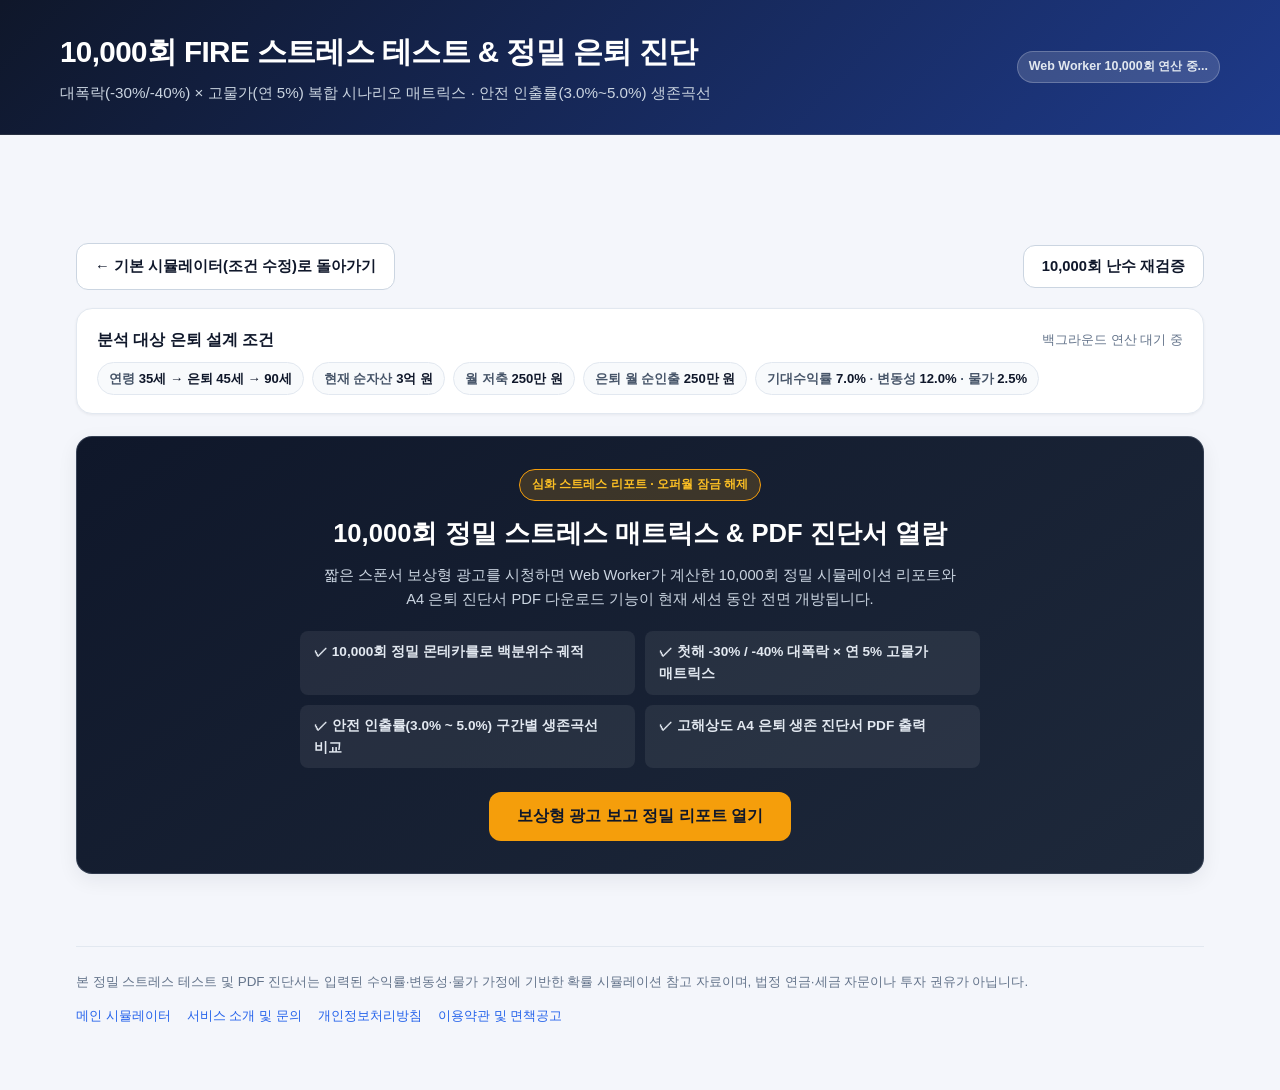
<file: stress-test/index.html>
<!DOCTYPE html>
<html lang="ko">
<head>
  <meta charset="UTF-8" />
  <meta name="viewport" content="width=device-width, initial-scale=1.0" />
  <meta name="robots" content="index, follow" />
  <title>10,000회 FIRE 은퇴 폭락장 스트레스 테스트</title>
  <meta name="description" content="10,000회 몬테카를로 연산으로 은퇴 직후 대폭락(-30%/-40%)과 고물가 복합 위기 생존확률 및 안전 인출률을 진단합니다." />
  <link rel="canonical" href="https://fire-montecarlo.enjoy-onepage.com/stress-test/" />
  <meta property="og:type" content="website" />
  <meta property="og:title" content="10,000회 FIRE 은퇴 스트레스 테스트 &amp; 정밀 진단서" />
  <meta property="og:description" content="은퇴 직후 대폭락(-30%/-40%) × 고물가(연 5%) 복합 위기 시나리오 생존확률 매트릭스 및 안전 인출률 진단" />
  <meta property="og:url" content="https://fire-montecarlo.enjoy-onepage.com/stress-test/" />
  <meta property="og:image" content="https://fire-montecarlo.enjoy-onepage.com/og-image.png" />
  <meta property="og:locale" content="ko_KR" />
  <link rel="icon" href="../favicon.ico" type="image/x-icon" />
  <link rel="preconnect" href="https://pagead2.googlesyndication.com" />
  <script async crossorigin="anonymous" src="https://pagead2.googlesyndication.com/pagead/js/adsbygoogle.js?client=ca-pub-2228289204702106"></script>
  <link rel="stylesheet" href="../css/common.css?v=20261126m2" />
  <style>
    /* 4단계 심화 스트레스 테스트 전용 스타일 */
    .top-nav-bar {
      display: flex;
      flex-wrap: wrap;
      align-items: center;
      justify-content: space-between;
      gap: 12px;
      margin-bottom: 18px;
    }

    .cond-summary-card {
      background: var(--bg-surface);
      border: 1px solid var(--border-light);
      border-radius: var(--radius-lg);
      padding: 18px 20px;
      margin-bottom: 22px;
      box-shadow: var(--shadow-sm);
    }

    .cond-chips {
      display: flex;
      flex-wrap: wrap;
      gap: 8px;
      margin-top: 10px;
    }

    .cond-chip {
      padding: 5px 11px;
      border-radius: 999px;
      background: var(--bg-subtle);
      border: 1px solid var(--border-light);
      font-size: 0.82rem;
      font-weight: 600;
      color: var(--text-secondary);
    }

    .cond-chip strong {
      color: var(--text-primary);
    }

    /* 애드센스 오퍼월(보상형 광고) 잠금 게이트 & No-fill 폴백 UI */
    .offerwall-gate {
      position: relative;
      padding: 32px 24px;
      border-radius: var(--radius-lg);
      background: linear-gradient(145deg, #0f172a 0%, #1e293b 100%);
      color: #ffffff;
      text-align: center;
      margin-bottom: 24px;
      box-shadow: var(--shadow-md);
      border: 1px solid rgba(148, 163, 184, 0.25);
    }

    .offerwall-gate.is-hidden {
      display: none;
    }

    .offerwall-badge {
      display: inline-block;
      padding: 5px 12px;
      border-radius: 999px;
      background: rgba(245, 158, 11, 0.18);
      border: 1px solid #f59e0b;
      color: #fbbf24;
      font-size: 0.78rem;
      font-weight: 700;
      margin-bottom: 12px;
    }

    .offerwall-gate h2 {
      margin: 0 0 10px;
      font-size: clamp(1.25rem, 2.4vw, 1.6rem);
      font-weight: 800;
    }

    .offerwall-gate p {
      margin: 0 auto 20px;
      max-width: 640px;
      color: #cbd5e1;
      font-size: 0.92rem;
    }

    .offerwall-feature-list {
      display: grid;
      grid-template-columns: repeat(2, minmax(0, 1fr));
      gap: 10px;
      max-width: 680px;
      margin: 0 auto 24px;
      text-align: left;
    }

    @media (max-width: 640px) {
      .offerwall-feature-list {
        grid-template-columns: 1fr;
      }
    }

    .offerwall-feature-item {
      padding: 10px 14px;
      border-radius: var(--radius-sm);
      background: rgba(255, 255, 255, 0.07);
      font-size: 0.85rem;
      color: #e2e8f0;
      font-weight: 600;
    }

    .btn-reward-unlock {
      background: #f59e0b;
      color: #0f172a;
      font-size: 1rem;
      font-weight: 800;
      padding: 14px 28px;
      border-radius: var(--radius-md);
      border: none;
      cursor: pointer;
    }

    .btn-reward-unlock:hover {
      background: #fbbf24;
    }

    .btn-reward-unlock:disabled {
      opacity: 0.65;
      cursor: default;
    }

    /* 광고 No-fill / 차단 환경 대비 폴백 박스 */
    .fallback-box {
      display: none;
      max-width: 560px;
      margin: 18px auto 0;
      padding: 16px 18px;
      border-radius: var(--radius-md);
      background: rgba(15, 23, 42, 0.78);
      border: 1px solid rgba(96, 165, 250, 0.45);
      text-align: left;
    }

    .fallback-box.is-visible {
      display: block;
    }

    .fallback-progress-track {
      width: 100%;
      height: 8px;
      background: rgba(255, 255, 255, 0.14);
      border-radius: 999px;
      overflow: hidden;
      margin-top: 10px;
    }

    .fallback-progress-fill {
      height: 100%;
      width: 0%;
      background: #60a5fa;
      transition: width 0.2s linear;
    }

    /* 심화 리포트 본문 래퍼 */
    .deep-report-wrap.is-locked {
      display: none;
    }

    .report-section {
      margin-bottom: 24px;
    }

    .section-subdesc {
      margin: -8px 0 16px;
      font-size: 0.88rem;
      color: var(--text-secondary);
    }

    .kpi-grid-4 {
      display: grid;
      grid-template-columns: repeat(4, 1fr);
      gap: 12px;
      margin-bottom: 18px;
    }

    @media (max-width: 820px) {
      .kpi-grid-4 {
        grid-template-columns: repeat(2, 1fr);
      }
    }

    @media (max-width: 480px) {
      .kpi-grid-4 {
        grid-template-columns: 1fr;
      }
    }

    .pdf-export-bar {
      display: flex;
      flex-wrap: wrap;
      align-items: center;
      justify-content: space-between;
      gap: 14px;
      padding: 18px 20px;
      border-radius: var(--radius-lg);
      background: linear-gradient(135deg, #eff6ff 0%, #eef2ff 100%);
      border: 1px solid #bfdbfe;
    }

    .worker-status-pill {
      display: inline-flex;
      align-items: center;
      padding: 5px 11px;
      border-radius: 999px;
      font-size: 0.78rem;
      font-weight: 700;
      background: rgba(255, 255, 255, 0.15);
      color: #e2e8f0;
      border: 1px solid rgba(255, 255, 255, 0.22);
    }

    @media (max-width: 640px) {
      .top-nav-bar .btn {
        width: 100%;
      }

      .cond-summary-card {
        padding: 14px;
      }

      .cond-chip {
        font-size: 0.77rem;
        padding: 4px 9px;
      }

      .offerwall-gate {
        padding: 22px 15px;
      }

      .btn-reward-unlock {
        width: 100%;
        padding: 13px 16px;
        font-size: 0.94rem;
      }

      .kpi-grid-4 {
        grid-template-columns: repeat(2, minmax(0, 1fr));
        gap: 8px;
      }

      .pdf-export-bar {
        padding: 16px 14px;
      }

      .pdf-export-bar .btn-row,
      .pdf-export-bar .btn {
        width: 100%;
      }

      table[aria-label="복합 스트레스 시나리오 매트릭스 비교표"] th:nth-child(3),
      table[aria-label="복합 스트레스 시나리오 매트릭스 비교표"] td:nth-child(3),
      table[aria-label="복합 스트레스 시나리오 매트릭스 비교표"] th:nth-child(5),
      table[aria-label="복합 스트레스 시나리오 매트릭스 비교표"] td:nth-child(5),
      table[aria-label="인출률 구간별 월 가용 생활비 및 생존확률 표"] th:nth-child(3),
      table[aria-label="인출률 구간별 월 가용 생활비 및 생존확률 표"] td:nth-child(3) {
        display: none;
      }
    }
  </style>
</head>
<body>
  <header class="site-header">
    <div class="site-header-inner">
      <div>
        <h1 class="site-title">10,000회 FIRE 스트레스 테스트 &amp; 정밀 은퇴 진단</h1>
        <p class="site-subtitle">대폭락(-30%/-40%) × 고물가(연 5%) 복합 시나리오 매트릭스 · 안전 인출률(3.0%~5.0%) 생존곡선</p>
      </div>
      <div>
        <span class="worker-status-pill" id="workerStatusBadge">Web Worker 10,000회 준비 중...</span>
      </div>
    </div>
  </header>

  <main class="app-container">
        <!-- ADSENSE START: top -->
    <div class="manual-ad-box ad-top-banner" style="width:100%;box-sizing:border-box;min-height:60px;max-height:90px;margin:12px auto;text-align:center;background:transparent;">
      <ins class="adsbygoogle" style="display:block;height:60px;max-height:90px;" data-ad-client="ca-pub-2228289204702106" data-ad-slot="3824727725" data-ad-format="horizontal" data-full-width-responsive="false"></ins>
      <script>(adsbygoogle = window.adsbygoogle || []).push({});</script>
    </div>
    <!-- ADSENSE END: top -->

    <!-- 상단 복귀 및 재검증 네비게이션 바 -->
    <div class="top-nav-bar">
      <a id="linkBackToMain" href="../" class="btn btn-outline">
        &larr; 기본 시뮬레이터(조건 수정)로 돌아가기
      </a>
      <button type="button" id="btnRerun10k" class="btn btn-outline">
        10,000회 난수 재검증
      </button>
    </div>

    <!-- 현재 적용된 시뮬레이션 조건 요약 카드 -->
    <section class="cond-summary-card" aria-labelledby="condSummaryTitle">
      <div style="display:flex;flex-wrap:wrap;justify-content:space-between;align-items:center;gap:8px;">
        <strong id="condSummaryTitle" style="font-size:0.98rem;">분석 대상 은퇴 설계 조건</strong>
        <span id="condWorkerElapsed" style="font-size:0.8rem;color:var(--text-muted);">백그라운드 연산 대기 중</span>
      </div>
      <div id="condChipsContainer" class="cond-chips"></div>
    </section>

    <!-- 애드센스 오퍼월(보상형 광고) 잠금 게이트 & No-fill 폴백 UI -->
    <section id="offerwallGateCard" class="offerwall-gate" aria-labelledby="offerwallTitle">
      <span class="offerwall-badge">심화 스트레스 리포트 · 오퍼월 잠금 해제</span>
      <h2 id="offerwallTitle">10,000회 정밀 스트레스 매트릭스 &amp; PDF 진단서 열람</h2>
      <p>
        짧은 스폰서 보상형 광고를 시청하면 Web Worker가 계산한 10,000회 정밀 시뮬레이션 리포트와
        A4 은퇴 진단서 PDF 다운로드 기능이 현재 세션 동안 전면 개방됩니다.
      </p>

      <div class="offerwall-feature-list">
        <div class="offerwall-feature-item">✓ 10,000회 정밀 몬테카를로 백분위수 궤적</div>
        <div class="offerwall-feature-item">✓ 첫해 -30% / -40% 대폭락 × 연 5% 고물가 매트릭스</div>
        <div class="offerwall-feature-item">✓ 안전 인출률(3.0% ~ 5.0%) 구간별 생존곡선 비교</div>
        <div class="offerwall-feature-item">✓ 고해상도 A4 은퇴 생존 진단서 PDF 출력</div>
      </div>

      <button type="button" id="btnUnlockRewardAd" class="btn-reward-unlock">
        보상형 광고 보고 정밀 리포트 열기
      </button>

      <!-- 광고 No-fill / 타임아웃 / 차단기 환경 폴백 안내 UI -->
      <div id="offerwallFallbackBox" class="fallback-box" role="status" aria-live="polite">
        <div id="offerwallFallbackText" style="font-size:0.86rem;color:#e2e8f0;font-weight:600;">
          현재 표시 가능한 보상형 광고가 없어(No-fill) 무료 연산 프리뷰 모드로 전환되었습니다. 잠시 후 리포트가 자동 개방됩니다...
        </div>
        <div class="fallback-progress-track" aria-hidden="true">
          <div id="offerwallFallbackBar" class="fallback-progress-fill"></div>
        </div>
        <div style="margin-top:10px;display:flex;justify-content:space-between;align-items:center;">
          <span id="offerwallCountdownLabel" style="font-size:0.78rem;color:#93c5fd;">남은 시간: 5초</span>
          <button type="button" id="btnFallbackImmediateOpen" class="btn btn-outline" style="display:none;padding:6px 12px;font-size:0.8rem;">
            지금 바로 리포트 열기
          </button>
        </div>
      </div>
    </section>

    <!-- 잠금 해제 후 표시되는 심화 리포트 본문 -->
    <div id="deepReportContent" class="deep-report-wrap is-locked">
      <!-- 섹션 1: 10,000회 정밀 요약 & 팬차트 -->
      <section class="card report-section" aria-labelledby="sec10kTitle">
        <div class="card-title">
          <span id="sec10kTitle">1. 10,000회 정밀 몬테카를로 시뮬레이션 진단</span>
          <span class="grade-badge grade-caution" id="stressMainGradeBadge">분석 중</span>
        </div>
        <p class="section-subdesc">
          기본 2,000회 대비 표본 오차를 줄인 10,000회 정규분포 경로 분석 결과입니다(현재가치 환산 기준).
        </p>

        <div class="kpi-grid-4">
          <div class="kpi-card">
            <div class="kpi-label">평시 10,000회 생존확률</div>
            <div class="kpi-value" id="stressKpiBaseRate">--.-%</div>
            <div style="font-size:0.78rem;color:var(--text-muted);margin-top:4px;" id="stressKpiBaseSub">기본 물가 기준</div>
          </div>
          <div class="kpi-card">
            <div class="kpi-label">첫해 -30% 폭락 생존확률</div>
            <div class="kpi-value" id="stressKpiShock30Rate" style="color:var(--shock-color);">--.-%</div>
            <div style="font-size:0.78rem;color:var(--text-muted);margin-top:4px;" id="stressKpiShock30Delta">평시 대비 변화</div>
          </div>
          <div class="kpi-card">
            <div class="kpi-label">은퇴 시점 중앙값 자산 (P50)</div>
            <div class="kpi-value" id="stressKpiRetireAsset">--</div>
            <div style="font-size:0.78rem;color:var(--text-muted);margin-top:4px;" id="stressKpiInitWr">초기 인출률 --%</div>
          </div>
          <div class="kpi-card">
            <div class="kpi-label">하위 10% 악재 경로 (P10)</div>
            <div class="kpi-value" id="stressKpiP10Status">--</div>
            <div style="font-size:0.78rem;color:var(--text-muted);margin-top:4px;" id="stressKpiP10Sub">보수적 하방 점검</div>
          </div>
        </div>

        <div class="chart-wrapper">
          <canvas id="stressFanChartCanvas" aria-label="10,000회 정밀 백분위수 팬차트" role="img"></canvas>
        </div>
      </section>

      <!-- 섹션 2: 대폭락(-30%/-40%) × 고물가(연 5%) 복합 스트레스 매트릭스 -->
      <section class="card report-section" aria-labelledby="secMatrixTitle">
        <div class="card-title">
          <span id="secMatrixTitle">2. 은퇴 직후 대폭락(-30% / -40%) × 고물가(연 5%) 복합 매트릭스</span>
        </div>
        <p class="section-subdesc">
          은퇴 첫해 증시 급락과 스태그플레이션(연 5% 이상 고물가 지속)이 동시에 겹치는 극단적 위기 상황에서의 생존율과 예상 고갈 연령입니다.
        </p>

        <div class="data-table-wrap">
          <table class="data-table" aria-label="복합 스트레스 시나리오 매트릭스 비교표">
            <thead>
              <tr>
                <th>복합 스트레스 시나리오</th>
                <th>생존확률</th>
                <th>등급</th>
                <th>하위 10%(P10) 소진 연령</th>
                <th>중앙값(P50) 소진 연령</th>
                <th>기대수명 잔여자산(P50)</th>
              </tr>
            </thead>
            <tbody id="stressMatrixTableBody">
              <tr>
                <td colspan="6" style="text-align:center;color:var(--text-muted);">10,000회 매트릭스를 계산하는 중입니다...</td>
              </tr>
            </tbody>
          </table>
        </div>
      </section>

      <!-- 섹션 3: 안전 인출률(3.0% ~ 5.0%) 구간별 생존곡선 비교 -->
      <section class="card report-section" aria-labelledby="secWrCurveTitle">
        <div class="card-title">
          <span id="secWrCurveTitle">3. 안전 인출률(3.0% ~ 5.0%) 구간별 연령 생존곡선 비교</span>
        </div>
        <p class="section-subdesc">
          은퇴 시점 예상 순자산(P50)을 기준으로 초기 인출률을 3.0%에서 5.0%까지 0.5%p 단위로 조정했을 때 연령별 포트폴리오 생존 유지 확률입니다.
        </p>

        <div class="chart-wrapper">
          <canvas id="withdrawalCurveCanvas" aria-label="안전 인출률 3.0%~5.0% 연령별 생존곡선 차트" role="img"></canvas>
        </div>

        <div class="data-table-wrap" style="margin-top:18px;">
          <table class="data-table" aria-label="인출률 구간별 월 가용 생활비 및 생존확률 표">
            <thead>
              <tr>
                <th>초기 인출률</th>
                <th>월 순인출 가능액 (현재가치)</th>
                <th>고정수입 포함 월 총생활비</th>
                <th>기대수명 최종 생존확률</th>
                <th>안정성 판정</th>
              </tr>
            </thead>
            <tbody id="withdrawalCurveTableBody">
              <tr>
                <td colspan="5" style="text-align:center;color:var(--text-muted);">인출률 생존곡선을 계산하는 중입니다...</td>
              </tr>
            </tbody>
          </table>
        </div>
      </section>

      <!-- 섹션 4: jsPDF 은퇴 생존 진단서 A4 PDF 출력 -->
      <section class="pdf-export-bar" aria-label="은퇴 진단서 PDF 출력">
        <div>
          <strong style="font-size:1.05rem;color:var(--brand-primary);">내 FIRE 은퇴 생존 정밀 진단서 (A4 PDF 출력)</strong>
          <div style="font-size:0.84rem;color:var(--text-secondary);margin-top:3px;">
            10,000회 시뮬레이션 요약, 복합 스트레스 매트릭스, 안전 인출률 분석표를 고해상도 2페이지 PDF 문서로 저장합니다.
          </div>
          <label style="display:inline-flex;align-items:center;gap:6px;margin-top:8px;font-size:0.83rem;font-weight:600;color:var(--text-primary);cursor:pointer;">
            <input type="checkbox" id="togglePdfHideAmounts" />
            <span>진단서 내 순자산·생활비 실금액 마스킹(비공개) 적용</span>
          </label>
        </div>
        <div class="btn-row" style="align-items:center;">
          <span id="pdfExportStatus" style="font-size:0.82rem;font-weight:700;color:var(--grade-safe);"></span>
          <button type="button" id="btnExportPdfReport" class="btn btn-primary">
            은퇴 진단서 PDF 다운로드
          </button>
        </div>
      </section>
    </div>

        <!-- ADSENSE START: bottom -->
    <div class="manual-ad-box ad-bottom-banner" style="width:100%;box-sizing:border-box;margin:24px auto;text-align:center;background:transparent;">
      <ins class="adsbygoogle" style="display:block" data-ad-client="ca-pub-2228289204702106" data-ad-slot="3416334507" data-ad-format="auto" data-full-width-responsive="true"></ins>
      <script>(adsbygoogle = window.adsbygoogle || []).push({});</script>
    </div>
    <!-- ADSENSE END: bottom -->

    <footer class="site-footer">
      <div>
        본 정밀 스트레스 테스트 및 PDF 진단서는 입력된 수익률·변동성·물가 가정에 기반한 확률 시뮬레이션 참고 자료이며, 법정 연금·세금 자문이나 투자 권유가 아닙니다.
      </div>
      <nav class="footer-links" aria-label="하단 정책 안내">
        <a href="../">메인 시뮬레이터</a>
        <a href="../about.html">서비스 소개 및 문의</a>
        <a href="../privacy.html">개인정보처리방침</a>
        <a href="../terms.html">이용약관 및 면책공고</a>
      </nav>
    </footer>
  </main>

  <script src="../js/montecarlo-engine.js"></script>
  <script src="../js/ui-core.js"></script>
  <script src="../js/stress-test-app.js"></script>
</body>
</html>
</file>
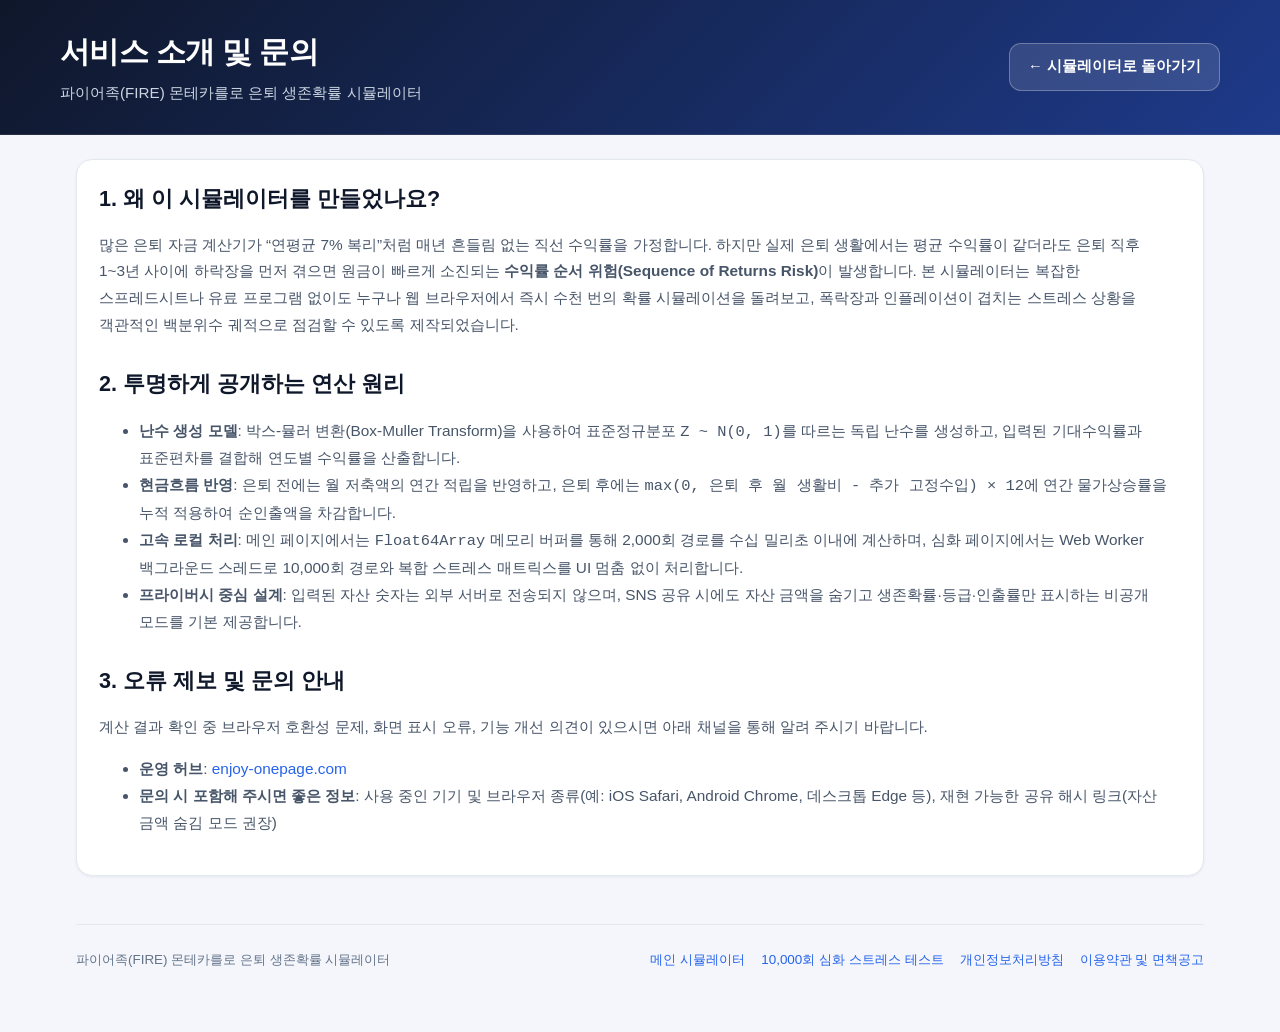
<file: about.html>
<!DOCTYPE html>
<html lang="ko">
<head>
  <meta charset="UTF-8" />
  <meta name="viewport" content="width=device-width, initial-scale=1.0" />
  <meta name="robots" content="index, follow" />
  <title>서비스 소개 및 문의 | FIRE 은퇴 시뮬레이터</title>
  <meta name="description" content="파이어족 몬테카를로 은퇴 생존확률 시뮬레이터의 박스-뮬러 수학 원리와 문의 안내 페이지입니다." />
  <link rel="canonical" href="https://fire-montecarlo.enjoy-onepage.com/about.html" />
  <link rel="icon" href="./favicon.ico" type="image/x-icon" />
  <link rel="stylesheet" href="./css/common.css" />
</head>
<body>
  <header class="site-header">
    <div class="site-header-inner">
      <div>
        <h1 class="site-title">서비스 소개 및 문의</h1>
        <p class="site-subtitle">파이어족(FIRE) 몬테카를로 은퇴 생존확률 시뮬레이터</p>
      </div>
      <a href="./" class="btn btn-outline" style="background:rgba(255,255,255,0.12);color:#ffffff;border-color:rgba(255,255,255,0.28);">
        &larr; 시뮬레이터로 돌아가기
      </a>
    </div>
  </header>

  <main class="app-container">
    <article class="card publisher-guide" style="margin-top:0;">
      <h2 style="margin-top:0;">1. 왜 이 시뮬레이터를 만들었나요?</h2>
      <p>
        많은 은퇴 자금 계산기가 “연평균 7% 복리”처럼 매년 흔들림 없는 직선 수익률을 가정합니다.
        하지만 실제 은퇴 생활에서는 평균 수익률이 같더라도 은퇴 직후 1~3년 사이에 하락장을 먼저 겪으면 원금이 빠르게 소진되는
        <strong>수익률 순서 위험(Sequence of Returns Risk)</strong>이 발생합니다.
        본 시뮬레이터는 복잡한 스프레드시트나 유료 프로그램 없이도 누구나 웹 브라우저에서 즉시 수천 번의 확률 시뮬레이션을 돌려보고,
        폭락장과 인플레이션이 겹치는 스트레스 상황을 객관적인 백분위수 궤적으로 점검할 수 있도록 제작되었습니다.
      </p>

      <h2>2. 투명하게 공개하는 연산 원리</h2>
      <ul>
        <li><strong>난수 생성 모델</strong>: 박스-뮬러 변환(Box-Muller Transform)을 사용하여 표준정규분포 <code>Z ~ N(0, 1)</code>를 따르는 독립 난수를 생성하고, 입력된 기대수익률과 표준편차를 결합해 연도별 수익률을 산출합니다.</li>
        <li><strong>현금흐름 반영</strong>: 은퇴 전에는 월 저축액의 연간 적립을 반영하고, 은퇴 후에는 <code>max(0, 은퇴 후 월 생활비 - 추가 고정수입) × 12</code>에 연간 물가상승률을 누적 적용하여 순인출액을 차감합니다.</li>
        <li><strong>고속 로컬 처리</strong>: 메인 페이지에서는 <code>Float64Array</code> 메모리 버퍼를 통해 2,000회 경로를 수십 밀리초 이내에 계산하며, 심화 페이지에서는 Web Worker 백그라운드 스레드로 10,000회 경로와 복합 스트레스 매트릭스를 UI 멈춤 없이 처리합니다.</li>
        <li><strong>프라이버시 중심 설계</strong>: 입력된 자산 숫자는 외부 서버로 전송되지 않으며, SNS 공유 시에도 자산 금액을 숨기고 생존확률·등급·인출률만 표시하는 비공개 모드를 기본 제공합니다.</li>
      </ul>

      <h2>3. 오류 제보 및 문의 안내</h2>
      <p>
        계산 결과 확인 중 브라우저 호환성 문제, 화면 표시 오류, 기능 개선 의견이 있으시면 아래 채널을 통해 알려 주시기 바랍니다.
      </p>
      <ul>
        <li><strong>운영 허브</strong>: <a href="https://enjoy-onepage.com/" rel="noopener noreferrer">enjoy-onepage.com</a></li>
        <li><strong>문의 시 포함해 주시면 좋은 정보</strong>: 사용 중인 기기 및 브라우저 종류(예: iOS Safari, Android Chrome, 데스크톱 Edge 등), 재현 가능한 공유 해시 링크(자산 금액 숨김 모드 권장)</li>
      </ul>
    </article>

    <footer class="site-footer">
      <div>파이어족(FIRE) 몬테카를로 은퇴 생존확률 시뮬레이터</div>
      <nav class="footer-links" aria-label="하단 정책 안내">
        <a href="./">메인 시뮬레이터</a>
        <a href="./stress-test/">10,000회 심화 스트레스 테스트</a>
        <a href="./privacy.html">개인정보처리방침</a>
        <a href="./terms.html">이용약관 및 면책공고</a>
      </nav>
    </footer>
  </main>
</body>
</html>
</file>
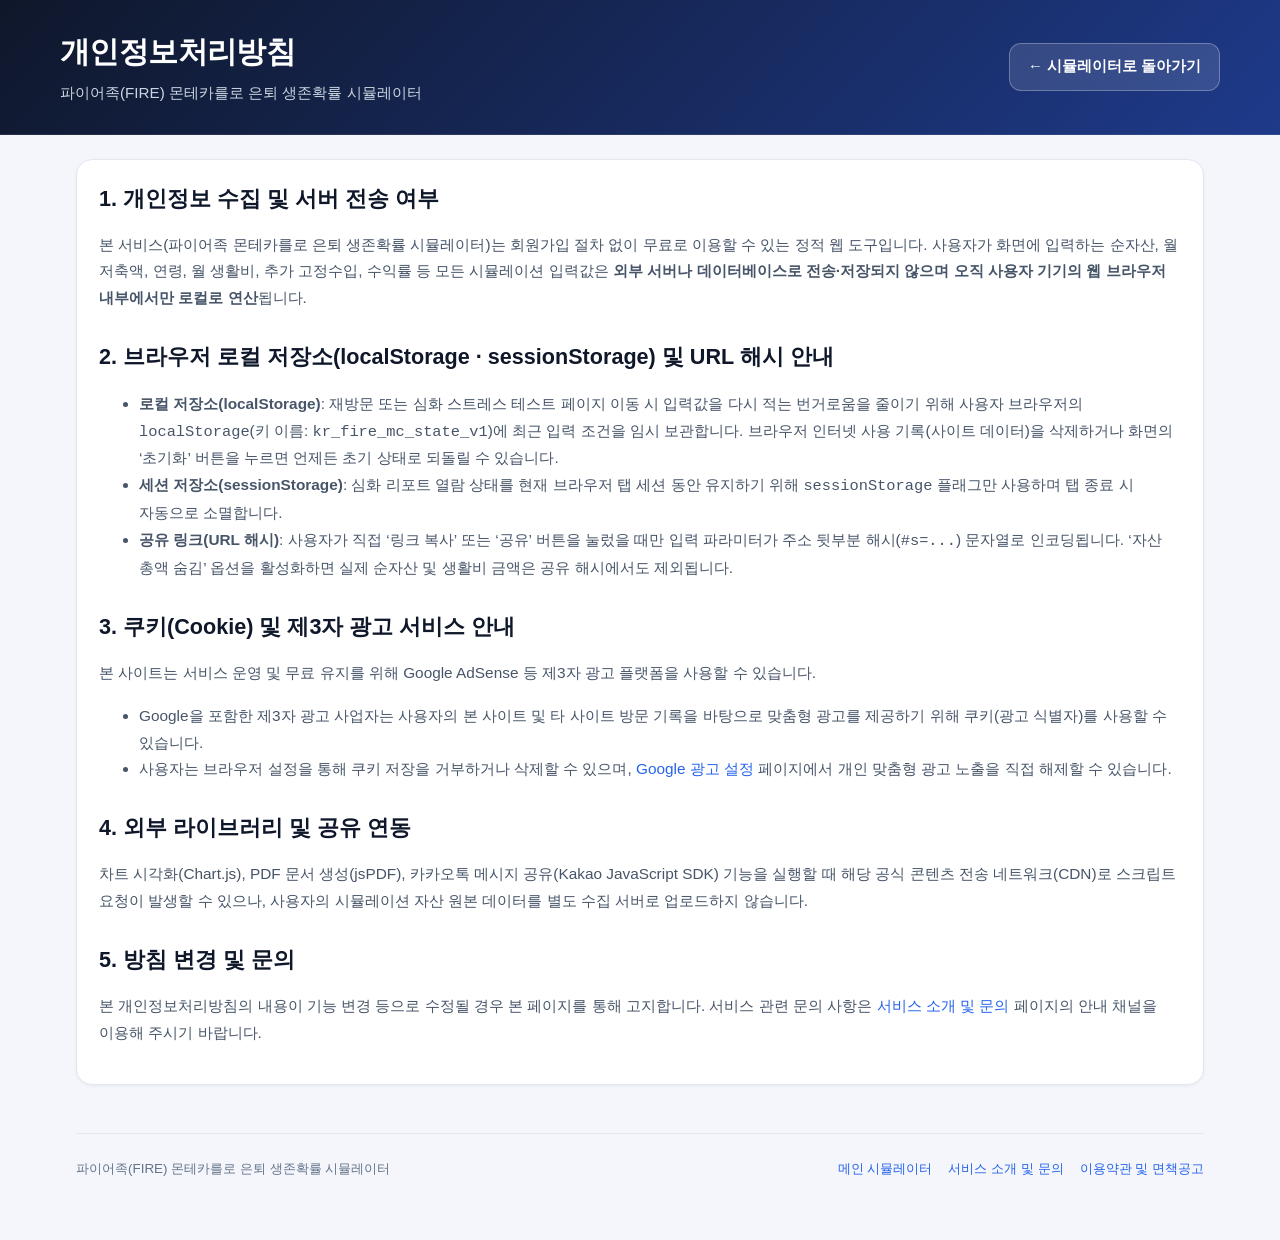
<file: privacy.html>
<!DOCTYPE html>
<html lang="ko">
<head>
  <meta charset="UTF-8" />
  <meta name="viewport" content="width=device-width, initial-scale=1.0" />
  <meta name="robots" content="index, follow" />
  <title>개인정보처리방침 | FIRE 은퇴 시뮬레이터</title>
  <meta name="description" content="100% 브라우저 로컬 연산 원칙 및 쿠키·광고 설정에 관한 개인정보처리방침 안내입니다." />
  <link rel="canonical" href="https://fire-montecarlo.enjoy-onepage.com/privacy.html" />
  <link rel="icon" href="./favicon.ico" type="image/x-icon" />
  <link rel="stylesheet" href="./css/common.css" />
</head>
<body>
  <header class="site-header">
    <div class="site-header-inner">
      <div>
        <h1 class="site-title">개인정보처리방침</h1>
        <p class="site-subtitle">파이어족(FIRE) 몬테카를로 은퇴 생존확률 시뮬레이터</p>
      </div>
      <a href="./" class="btn btn-outline" style="background:rgba(255,255,255,0.12);color:#ffffff;border-color:rgba(255,255,255,0.28);">
        &larr; 시뮬레이터로 돌아가기
      </a>
    </div>
  </header>

  <main class="app-container">
    <article class="card publisher-guide" style="margin-top:0;">
      <h2 style="margin-top:0;">1. 개인정보 수집 및 서버 전송 여부</h2>
      <p>
        본 서비스(파이어족 몬테카를로 은퇴 생존확률 시뮬레이터)는 회원가입 절차 없이 무료로 이용할 수 있는 정적 웹 도구입니다.
        사용자가 화면에 입력하는 순자산, 월 저축액, 연령, 월 생활비, 추가 고정수입, 수익률 등 모든 시뮬레이션 입력값은
        <strong>외부 서버나 데이터베이스로 전송·저장되지 않으며 오직 사용자 기기의 웹 브라우저 내부에서만 로컬로 연산</strong>됩니다.
      </p>

      <h2>2. 브라우저 로컬 저장소(localStorage · sessionStorage) 및 URL 해시 안내</h2>
      <ul>
        <li>
          <strong>로컬 저장소(localStorage)</strong>: 재방문 또는 심화 스트레스 테스트 페이지 이동 시 입력값을 다시 적는 번거로움을 줄이기 위해
          사용자 브라우저의 <code>localStorage</code>(키 이름: <code>kr_fire_mc_state_v1</code>)에 최근 입력 조건을 임시 보관합니다.
          브라우저 인터넷 사용 기록(사이트 데이터)을 삭제하거나 화면의 ‘초기화’ 버튼을 누르면 언제든 초기 상태로 되돌릴 수 있습니다.
        </li>
        <li>
          <strong>세션 저장소(sessionStorage)</strong>: 심화 리포트 열람 상태를 현재 브라우저 탭 세션 동안 유지하기 위해
          <code>sessionStorage</code> 플래그만 사용하며 탭 종료 시 자동으로 소멸합니다.
        </li>
        <li>
          <strong>공유 링크(URL 해시)</strong>: 사용자가 직접 ‘링크 복사’ 또는 ‘공유’ 버튼을 눌렀을 때만 입력 파라미터가 주소 뒷부분 해시(<code>#s=...</code>) 문자열로 인코딩됩니다.
          ‘자산 총액 숨김’ 옵션을 활성화하면 실제 순자산 및 생활비 금액은 공유 해시에서도 제외됩니다.
        </li>
      </ul>

      <h2>3. 쿠키(Cookie) 및 제3자 광고 서비스 안내</h2>
      <p>
        본 사이트는 서비스 운영 및 무료 유지를 위해 Google AdSense 등 제3자 광고 플랫폼을 사용할 수 있습니다.
      </p>
      <ul>
        <li>Google을 포함한 제3자 광고 사업자는 사용자의 본 사이트 및 타 사이트 방문 기록을 바탕으로 맞춤형 광고를 제공하기 위해 쿠키(광고 식별자)를 사용할 수 있습니다.</li>
        <li>사용자는 브라우저 설정을 통해 쿠키 저장을 거부하거나 삭제할 수 있으며, <a href="https://adssettings.google.com/" target="_blank" rel="noopener noreferrer">Google 광고 설정</a> 페이지에서 개인 맞춤형 광고 노출을 직접 해제할 수 있습니다.</li>
      </ul>

      <h2>4. 외부 라이브러리 및 공유 연동</h2>
      <p>
        차트 시각화(Chart.js), PDF 문서 생성(jsPDF), 카카오톡 메시지 공유(Kakao JavaScript SDK) 기능을 실행할 때
        해당 공식 콘텐츠 전송 네트워크(CDN)로 스크립트 요청이 발생할 수 있으나, 사용자의 시뮬레이션 자산 원본 데이터를 별도 수집 서버로 업로드하지 않습니다.
      </p>

      <h2>5. 방침 변경 및 문의</h2>
      <p>
        본 개인정보처리방침의 내용이 기능 변경 등으로 수정될 경우 본 페이지를 통해 고지합니다.
        서비스 관련 문의 사항은 <a href="./about.html">서비스 소개 및 문의</a> 페이지의 안내 채널을 이용해 주시기 바랍니다.
      </p>
    </article>

    <footer class="site-footer">
      <div>파이어족(FIRE) 몬테카를로 은퇴 생존확률 시뮬레이터</div>
      <nav class="footer-links" aria-label="하단 정책 안내">
        <a href="./">메인 시뮬레이터</a>
        <a href="./about.html">서비스 소개 및 문의</a>
        <a href="./terms.html">이용약관 및 면책공고</a>
      </nav>
    </footer>
  </main>
</body>
</html>
</file>
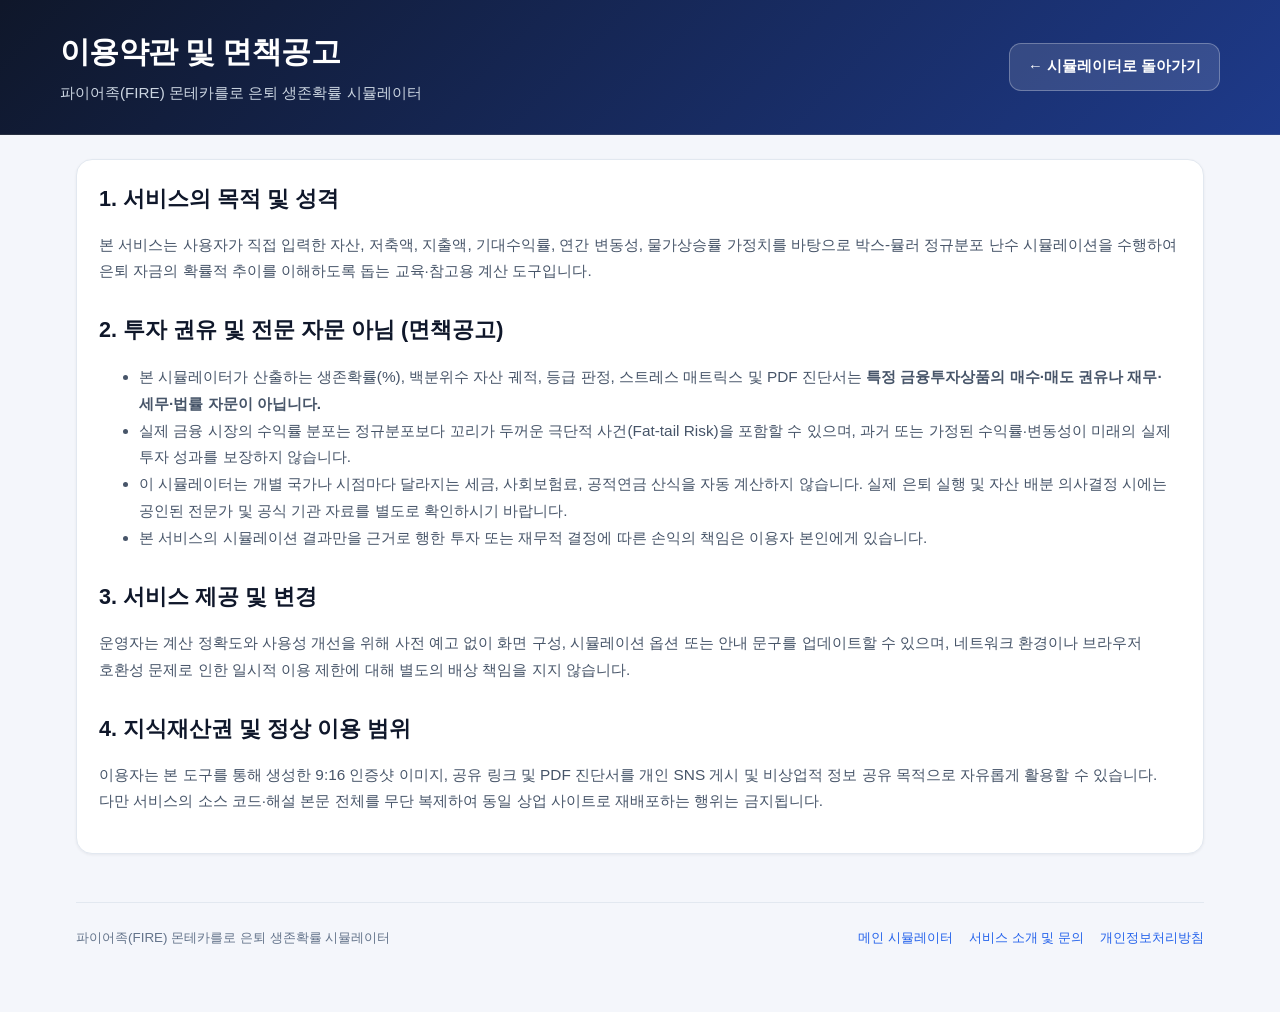
<file: terms.html>
<!DOCTYPE html>
<html lang="ko">
<head>
  <meta charset="UTF-8" />
  <meta name="viewport" content="width=device-width, initial-scale=1.0" />
  <meta name="robots" content="index, follow" />
  <title>이용약관 및 면책공고 | FIRE 은퇴 시뮬레이터</title>
  <meta name="description" content="파이어족 몬테카를로 은퇴 생존확률 시뮬레이터의 이용약관 및 통계 시뮬레이션 면책공고입니다." />
  <link rel="canonical" href="https://fire-montecarlo.enjoy-onepage.com/terms.html" />
  <link rel="icon" href="./favicon.ico" type="image/x-icon" />
  <link rel="stylesheet" href="./css/common.css" />
</head>
<body>
  <header class="site-header">
    <div class="site-header-inner">
      <div>
        <h1 class="site-title">이용약관 및 면책공고</h1>
        <p class="site-subtitle">파이어족(FIRE) 몬테카를로 은퇴 생존확률 시뮬레이터</p>
      </div>
      <a href="./" class="btn btn-outline" style="background:rgba(255,255,255,0.12);color:#ffffff;border-color:rgba(255,255,255,0.28);">
        &larr; 시뮬레이터로 돌아가기
      </a>
    </div>
  </header>

  <main class="app-container">
    <article class="card publisher-guide" style="margin-top:0;">
      <h2 style="margin-top:0;">1. 서비스의 목적 및 성격</h2>
      <p>
        본 서비스는 사용자가 직접 입력한 자산, 저축액, 지출액, 기대수익률, 연간 변동성, 물가상승률 가정치를 바탕으로
        박스-뮬러 정규분포 난수 시뮬레이션을 수행하여 은퇴 자금의 확률적 추이를 이해하도록 돕는 교육·참고용 계산 도구입니다.
      </p>

      <h2>2. 투자 권유 및 전문 자문 아님 (면책공고)</h2>
      <ul>
        <li>본 시뮬레이터가 산출하는 생존확률(%), 백분위수 자산 궤적, 등급 판정, 스트레스 매트릭스 및 PDF 진단서는 <strong>특정 금융투자상품의 매수·매도 권유나 재무·세무·법률 자문이 아닙니다.</strong></li>
        <li>실제 금융 시장의 수익률 분포는 정규분포보다 꼬리가 두꺼운 극단적 사건(Fat-tail Risk)을 포함할 수 있으며, 과거 또는 가정된 수익률·변동성이 미래의 실제 투자 성과를 보장하지 않습니다.</li>
        <li>이 시뮬레이터는 개별 국가나 시점마다 달라지는 세금, 사회보험료, 공적연금 산식을 자동 계산하지 않습니다. 실제 은퇴 실행 및 자산 배분 의사결정 시에는 공인된 전문가 및 공식 기관 자료를 별도로 확인하시기 바랍니다.</li>
        <li>본 서비스의 시뮬레이션 결과만을 근거로 행한 투자 또는 재무적 결정에 따른 손익의 책임은 이용자 본인에게 있습니다.</li>
      </ul>

      <h2>3. 서비스 제공 및 변경</h2>
      <p>
        운영자는 계산 정확도와 사용성 개선을 위해 사전 예고 없이 화면 구성, 시뮬레이션 옵션 또는 안내 문구를 업데이트할 수 있으며,
        네트워크 환경이나 브라우저 호환성 문제로 인한 일시적 이용 제한에 대해 별도의 배상 책임을 지지 않습니다.
      </p>

      <h2>4. 지식재산권 및 정상 이용 범위</h2>
      <p>
        이용자는 본 도구를 통해 생성한 9:16 인증샷 이미지, 공유 링크 및 PDF 진단서를 개인 SNS 게시 및 비상업적 정보 공유 목적으로 자유롭게 활용할 수 있습니다.
        다만 서비스의 소스 코드·해설 본문 전체를 무단 복제하여 동일 상업 사이트로 재배포하는 행위는 금지됩니다.
      </p>
    </article>

    <footer class="site-footer">
      <div>파이어족(FIRE) 몬테카를로 은퇴 생존확률 시뮬레이터</div>
      <nav class="footer-links" aria-label="하단 정책 안내">
        <a href="./">메인 시뮬레이터</a>
        <a href="./about.html">서비스 소개 및 문의</a>
        <a href="./privacy.html">개인정보처리방침</a>
      </nav>
    </footer>
  </main>
</body>
</html>
</file>
<file: css/common.css>
/* ==========================================================================
   파이어족(FIRE) 몬테카를로 은퇴 생존확률 시뮬레이터 — 공용 디자인 시스템 (common.css)
   에버그린 · CLS 방지 · 반응형 금융 대시보드 스타일
   ========================================================================== */

:root {
  --bg-page: #f4f6fb;
  --bg-surface: #ffffff;
  --bg-subtle: #f8fafc;
  --bg-accent-soft: #eef2ff;

  --text-primary: #0f172a;
  --text-secondary: #475569;
  --text-muted: #64748b;

  --border-light: #e2e8f0;
  --border-strong: #cbd5e1;

  --brand-primary: #1e3a8a;
  --brand-secondary: #2563eb;
  --brand-hover: #1d4ed8;

  /* 생존확률 4등급 시맨틱 컬러 */
  --grade-safe: #059669;
  --grade-safe-bg: #ecfdf5;
  --grade-safe-border: #a7f3d0;

  --grade-moderate: #2563eb;
  --grade-moderate-bg: #eff6ff;
  --grade-moderate-border: #bfdbfe;

  --grade-caution: #d97706;
  --grade-caution-bg: #fffbeb;
  --grade-caution-border: #fde68a;

  --grade-risk: #dc2626;
  --grade-risk-bg: #fef2f2;
  --grade-risk-border: #fecaca;

  --shock-color: #e11d48;
  --shock-bg: #fff1f2;
  --shock-border: #fecdd3;

  --radius-sm: 8px;
  --radius-md: 12px;
  --radius-lg: 16px;

  --shadow-sm: 0 1px 3px rgba(15, 23, 42, 0.06);
  --shadow-md: 0 6px 20px rgba(15, 23, 42, 0.07);
}

*,
*::before,
*::after {
  box-sizing: border-box;
}

html {
  font-size: 16px;
  scroll-behavior: smooth;
  -webkit-text-size-adjust: 100%;
  width: 100%;
  max-width: 100%;
  overflow-x: hidden;
  overflow-x: clip;
  overscroll-behavior-x: none;
}

body {
  margin: 0;
  width: 100%;
  max-width: 100%;
  overflow-x: hidden;
  overflow-x: clip;
  overscroll-behavior-x: none;
  font-family: "Pretendard Variable", Pretendard, -apple-system, BlinkMacSystemFont,
    "Apple SD Gothic Neo", "Noto Sans KR", "Malgun Gothic", sans-serif;
  background-color: var(--bg-page);
  color: var(--text-primary);
  line-height: 1.6;
  word-break: keep-all;
  overflow-wrap: anywhere;
}

a {
  color: var(--brand-secondary);
  text-decoration: none;
}

a:hover {
  text-decoration: underline;
}

/* 레이아웃 컨테이너 */
.app-container {
  width: 100%;
  max-width: 1160px;
  margin: 0 auto;
  padding: 24px 16px 64px;
  overflow-x: clip;
}

.site-header {
  max-width: 100%;
  overflow-x: clip;
  background: linear-gradient(135deg, #0f172a 0%, #1e3a8a 100%);
  color: #ffffff;
  padding: 28px 16px;
  border-bottom: 1px solid rgba(255, 255, 255, 0.1);
}

.site-header-inner {
  max-width: 1160px;
  margin: 0 auto;
  display: flex;
  flex-wrap: wrap;
  align-items: center;
  justify-content: space-between;
  gap: 12px;
}

.site-title {
  margin: 0;
  font-size: clamp(1.35rem, 2.5vw, 1.85rem);
  font-weight: 800;
  letter-spacing: -0.02em;
}

.site-subtitle {
  margin: 6px 0 0;
  font-size: 0.95rem;
  color: #cbd5e1;
}

/* 시뮬레이터 메인 2단 그리드 */
.sim-grid {
  display: grid;
  grid-template-columns: minmax(0, 400px) minmax(0, 1fr);
  gap: 24px;
  align-items: start;
}

@media (max-width: 960px) {
  .sim-grid {
    grid-template-columns: minmax(0, 1fr);
    gap: 16px;
  }
}

/* 공통 카드 */
.card {
  min-width: 0;
  max-width: 100%;
  background: var(--bg-surface);
  border: 1px solid var(--border-light);
  border-radius: var(--radius-lg);
  padding: 22px;
  box-shadow: var(--shadow-sm);
}

.card-title {
  margin: 0 0 16px;
  font-size: 1.1rem;
  font-weight: 700;
  display: flex;
  align-items: center;
  justify-content: space-between;
  gap: 8px;
}

/* 포트폴리오 프리셋 버튼 바 */
.preset-bar {
  display: grid;
  grid-template-columns: repeat(3, 1fr);
  gap: 8px;
  margin-bottom: 18px;
}

.preset-btn {
  padding: 9px 8px;
  border: 1px solid var(--border-strong);
  border-radius: var(--radius-sm);
  background: var(--bg-subtle);
  color: var(--text-secondary);
  font-size: 0.82rem;
  font-weight: 600;
  cursor: pointer;
  transition: all 0.15s ease;
  text-align: center;
}

.preset-btn:hover {
  border-color: var(--brand-secondary);
  color: var(--brand-secondary);
}

.preset-btn.is-active {
  background: var(--bg-accent-soft);
  border-color: var(--brand-secondary);
  color: var(--brand-primary);
  font-weight: 700;
}

/* 입력 필드 & 슬라이더 */
.field-group {
  padding: 12px 0;
  border-bottom: 1px solid var(--border-light);
}

.field-group:last-child {
  border-bottom: none;
  padding-bottom: 0;
}

.field-header {
  display: flex;
  justify-content: space-between;
  align-items: baseline;
  margin-bottom: 6px;
  gap: 8px;
}

.field-label {
  font-size: 0.9rem;
  font-weight: 600;
  color: var(--text-primary);
}

.field-formatted {
  font-size: 0.82rem;
  font-weight: 600;
  color: var(--brand-secondary);
}

.slider-row {
  display: grid;
  grid-template-columns: 1fr 112px;
  gap: 12px;
  align-items: center;
}

input[type="range"] {
  -webkit-appearance: none;
  appearance: none;
  width: 100%;
  height: 6px;
  border-radius: 999px;
  background: #dbeafe;
  outline: none;
  cursor: pointer;
}

input[type="range"]::-webkit-slider-thumb {
  -webkit-appearance: none;
  appearance: none;
  width: 18px;
  height: 18px;
  border-radius: 50%;
  background: var(--brand-secondary);
  border: 2px solid #ffffff;
  box-shadow: 0 1px 4px rgba(15, 23, 42, 0.3);
  cursor: pointer;
}

input[type="range"]::-moz-range-thumb {
  width: 18px;
  height: 18px;
  border-radius: 50%;
  background: var(--brand-secondary);
  border: 2px solid #ffffff;
  box-shadow: 0 1px 4px rgba(15, 23, 42, 0.3);
  cursor: pointer;
}

.num-input-wrap {
  display: flex;
  align-items: center;
  border: 1px solid var(--border-strong);
  border-radius: var(--radius-sm);
  background: #ffffff;
  padding: 0 8px;
  height: 36px;
}

.num-input-wrap:focus-within {
  border-color: var(--brand-secondary);
  box-shadow: 0 0 0 3px rgba(37, 99, 235, 0.14);
}

.num-input-wrap input[type="number"] {
  width: 100%;
  border: none;
  outline: none;
  font-size: 0.9rem;
  font-weight: 600;
  text-align: right;
  color: var(--text-primary);
  background: transparent;
  font-family: inherit;
}

.num-unit {
  margin-left: 4px;
  font-size: 0.78rem;
  color: var(--text-muted);
  white-space: nowrap;
}

.field-hint {
  margin: 4px 0 0;
  font-size: 0.76rem;
  color: var(--text-muted);
}

/* 토글 스위치 (스트레스 테스트 · 자산 숨김) */
.toggle-banner {
  display: flex;
  align-items: center;
  justify-content: space-between;
  gap: 14px;
  padding: 14px 16px;
  border-radius: var(--radius-md);
  border: 1px solid var(--shock-border);
  background: var(--shock-bg);
}

.toggle-switch {
  position: relative;
  display: inline-block;
  width: 48px;
  height: 26px;
  flex-shrink: 0;
}

.toggle-switch input {
  opacity: 0;
  width: 0;
  height: 0;
}

.toggle-slider {
  position: absolute;
  inset: 0;
  cursor: pointer;
  background-color: #cbd5e1;
  border-radius: 999px;
  transition: background-color 0.2s ease;
}

.toggle-slider::before {
  content: "";
  position: absolute;
  height: 20px;
  width: 20px;
  left: 3px;
  bottom: 3px;
  background-color: #ffffff;
  border-radius: 50%;
  transition: transform 0.2s ease;
  box-shadow: 0 1px 3px rgba(0, 0, 0, 0.2);
}

.toggle-switch input:checked + .toggle-slider {
  background-color: var(--shock-color);
}

.toggle-switch input:checked + .toggle-slider::before {
  transform: translateX(22px);
}

/* KPI 요약 카드 & 등급 배지 */
.kpi-grid {
  display: grid;
  grid-template-columns: repeat(3, 1fr);
  gap: 12px;
  margin-bottom: 18px;
}

@media (max-width: 640px) {
  .kpi-grid {
    grid-template-columns: 1fr;
  }
}

.kpi-card {
  padding: 16px;
  border-radius: var(--radius-md);
  background: var(--bg-subtle);
  border: 1px solid var(--border-light);
}

.kpi-label {
  font-size: 0.8rem;
  color: var(--text-muted);
  font-weight: 600;
}

.kpi-value {
  margin-top: 4px;
  font-size: 1.55rem;
  font-weight: 800;
  letter-spacing: -0.02em;
}

.grade-badge {
  display: inline-flex;
  align-items: center;
  gap: 6px;
  padding: 4px 10px;
  border-radius: 999px;
  font-size: 0.8rem;
  font-weight: 700;
  border: 1px solid transparent;
}

.grade-safe {
  color: var(--grade-safe);
  background: var(--grade-safe-bg);
  border-color: var(--grade-safe-border);
}

.grade-moderate {
  color: var(--grade-moderate);
  background: var(--grade-moderate-bg);
  border-color: var(--grade-moderate-border);
}

.grade-caution {
  color: var(--grade-caution);
  background: var(--grade-caution-bg);
  border-color: var(--grade-caution-border);
}

.grade-risk {
  color: var(--grade-risk);
  background: var(--grade-risk-bg);
  border-color: var(--grade-risk-border);
}

/* Chart.js 팬차트 고정 높이 래퍼 (CLS 및 무한 리사이즈 방지) */
.chart-wrapper {
  position: relative;
  width: 100%;
  height: 360px;
  margin-top: 12px;
  touch-action: pan-y;
}

.chart-wrapper canvas {
  touch-action: pan-y;
}

@media (max-width: 640px) {
  .chart-wrapper {
    height: 280px;
  }
}

/* 공통 버튼 */
.btn-row {
  display: flex;
  flex-wrap: wrap;
  gap: 10px;
}

.btn {
  display: inline-flex;
  align-items: center;
  justify-content: center;
  gap: 8px;
  padding: 11px 18px;
  border-radius: var(--radius-md);
  font-size: 0.92rem;
  font-weight: 700;
  cursor: pointer;
  border: 1px solid transparent;
  transition: all 0.15s ease;
  font-family: inherit;
}

.btn-primary {
  background: var(--brand-secondary);
  color: #ffffff;
}

.btn-primary:hover {
  background: var(--brand-hover);
  text-decoration: none;
}

.btn-outline {
  background: #ffffff;
  border-color: var(--border-strong);
  color: var(--text-primary);
}

.btn-outline:hover {
  border-color: var(--brand-secondary);
  color: var(--brand-secondary);
  text-decoration: none;
}

/* CLS 방지 광고 슬롯 컨테이너 (width:100%; box-sizing:border-box 준수) */
.ad-slot-container {
  width: 100%;
  box-sizing: border-box;
  min-height: 100px;
  margin: 24px 0;
  padding: 8px;
  border-radius: var(--radius-md);
  background: #eef2f6;
  border: 1px dashed var(--border-strong);
  display: flex;
  flex-direction: column;
  align-items: center;
  justify-content: center;
  text-align: center;
}

.ad-slot-container.ad-rect {
  min-height: 260px;
}

.ad-slot-label {
  font-size: 0.7rem;
  color: var(--text-muted);
  letter-spacing: 0.06em;
  text-transform: uppercase;
  margin-bottom: 4px;
}

/* 데이터 테이블 (매트릭스 · 백분위수 표) */
.data-table-wrap {
  width: 100%;
  overflow-x: auto;
}

.data-table {
  width: 100%;
  border-collapse: collapse;
  font-size: 0.9rem;
}

.data-table th,
.data-table td {
  padding: 11px 12px;
  border-bottom: 1px solid var(--border-light);
  text-align: right;
}

.data-table th:first-child,
.data-table td:first-child {
  text-align: left;
}

.data-table thead th {
  background: var(--bg-subtle);
  color: var(--text-secondary);
  font-weight: 700;
}

/* 하단 퍼블리셔 해설 레이어 & 푸터 */
.publisher-guide {
  margin-top: 40px;
}

.publisher-guide h2 {
  font-size: 1.35rem;
  margin: 28px 0 12px;
  color: var(--text-primary);
}

.publisher-guide h3 {
  font-size: 1.1rem;
  margin: 20px 0 8px;
  color: var(--brand-primary);
}

.publisher-guide p,
.publisher-guide li {
  color: var(--text-secondary);
  font-size: 0.96rem;
  line-height: 1.75;
}

.site-footer {
  margin-top: 48px;
  padding-top: 24px;
  border-top: 1px solid var(--border-light);
  font-size: 0.84rem;
  color: var(--text-muted);
  display: flex;
  flex-wrap: wrap;
  justify-content: space-between;
  gap: 12px;
}

.footer-links {
  display: flex;
  gap: 16px;
  flex-wrap: wrap;
}

/* 인쇄 및 PDF 출력 시 광고·불필요 버튼 숨김 */
@media print {
  .ad-slot-container,
  .preset-bar,
  .btn-row,
  .site-footer {
    display: none !important;
  }

  body {
    background: #ffffff;
  }

  .card {
    box-shadow: none;
    border: 1px solid #cbd5e1;
  }
}

/* AdSense Clean Transparent Shield */
.manual-ad-box {
  width: 100%;
  box-sizing: border-box;
  max-width: 1080px;
  margin: 18px auto;
  background: transparent;
  border: none;
  text-align: center;
  overflow: hidden;
}
.manual-ad-box ins {
  max-width: 100% !important;
}

/* 표 내부 전용 스무스 가로 스크롤 및 줄바꿈 깨짐 방지 */
.data-table-wrap {
  max-width: 100%;
  -webkit-overflow-scrolling: touch;
  border-radius: var(--radius-sm);
}

.data-table th,
.data-table td {
  white-space: nowrap;
}

input[type="range"] {
  touch-action: pan-y;
}

/* 모바일 뷰포트(<= 640px) 가독성 및 터치 최적화 */
@media (max-width: 640px) {
  .site-header {
    padding: 18px 14px;
  }

  .site-title {
    font-size: 1.22rem;
    line-height: 1.32;
  }

  .site-subtitle {
    font-size: 0.82rem;
    margin-top: 4px;
  }

  .app-container {
    padding: 14px 12px 48px;
  }

  .card {
    padding: 16px 14px;
    border-radius: 14px;
  }

  .card-title {
    font-size: 1rem;
    margin-bottom: 12px;
  }

  .preset-bar {
    grid-template-columns: repeat(3, minmax(0, 1fr));
    gap: 6px;
    margin-bottom: 14px;
  }

  .preset-btn {
    min-width: 0;
    padding: 8px 4px;
    font-size: 0.76rem;
    line-height: 1.3;
  }

  .preset-btn small {
    display: block;
    font-size: 0.67rem;
    margin-top: 2px;
    letter-spacing: -0.02em;
  }

  .field-group {
    padding: 10px 0;
  }

  .field-label {
    font-size: 0.86rem;
  }

  .field-formatted {
    font-size: 0.8rem;
  }

  .slider-row {
    grid-template-columns: minmax(0, 1fr) 98px;
    gap: 10px;
  }

  input[type="range"] {
    height: 8px;
  }

  input[type="range"]::-webkit-slider-thumb {
    width: 22px;
    height: 22px;
  }

  input[type="range"]::-moz-range-thumb {
    width: 22px;
    height: 22px;
  }

  .num-input-wrap {
    height: 38px;
    padding: 0 6px;
  }

  .num-input-wrap input[type="number"] {
    font-size: 16px;
  }

  .kpi-grid {
    grid-template-columns: repeat(2, minmax(0, 1fr));
    gap: 8px;
    margin-bottom: 14px;
  }

  .kpi-grid .kpi-card:first-child {
    grid-column: 1 / -1;
  }

  .kpi-card {
    padding: 12px 13px;
  }

  .kpi-value {
    font-size: 1.12rem;
  }

  .toggle-banner {
    padding: 12px 13px;
    gap: 10px;
  }

  .data-table-wrap {
    overflow-x: hidden;
  }

  .data-table {
    width: 100%;
    table-layout: fixed;
    font-size: 0.74rem;
  }

  .data-table th,
  .data-table td {
    white-space: normal;
    word-break: keep-all;
    padding: 8px 4px;
    line-height: 1.35;
  }

  .btn {
    padding: 10px 12px;
    font-size: 0.85rem;
  }

  .manual-ad-box.ad-top-banner {
    min-height: 0 !important;
    margin: 6px auto !important;
  }
}
</file>
